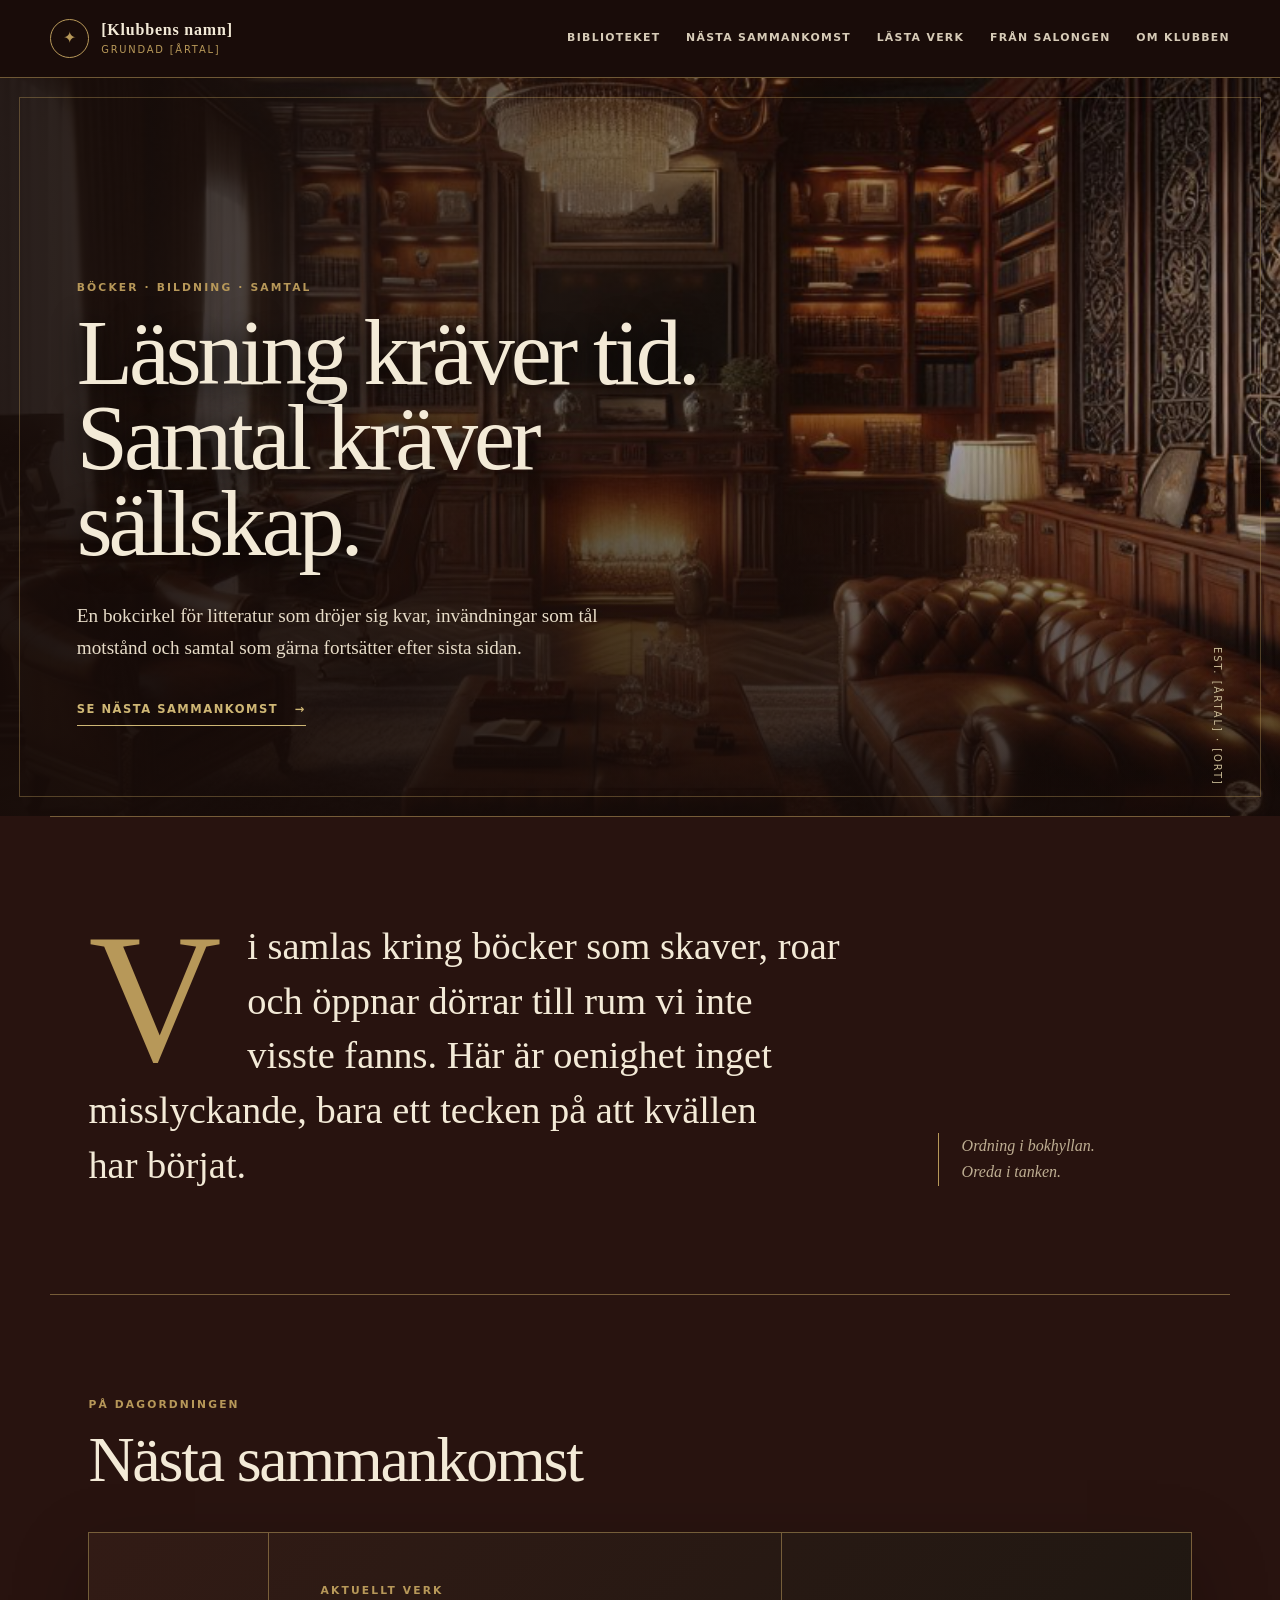
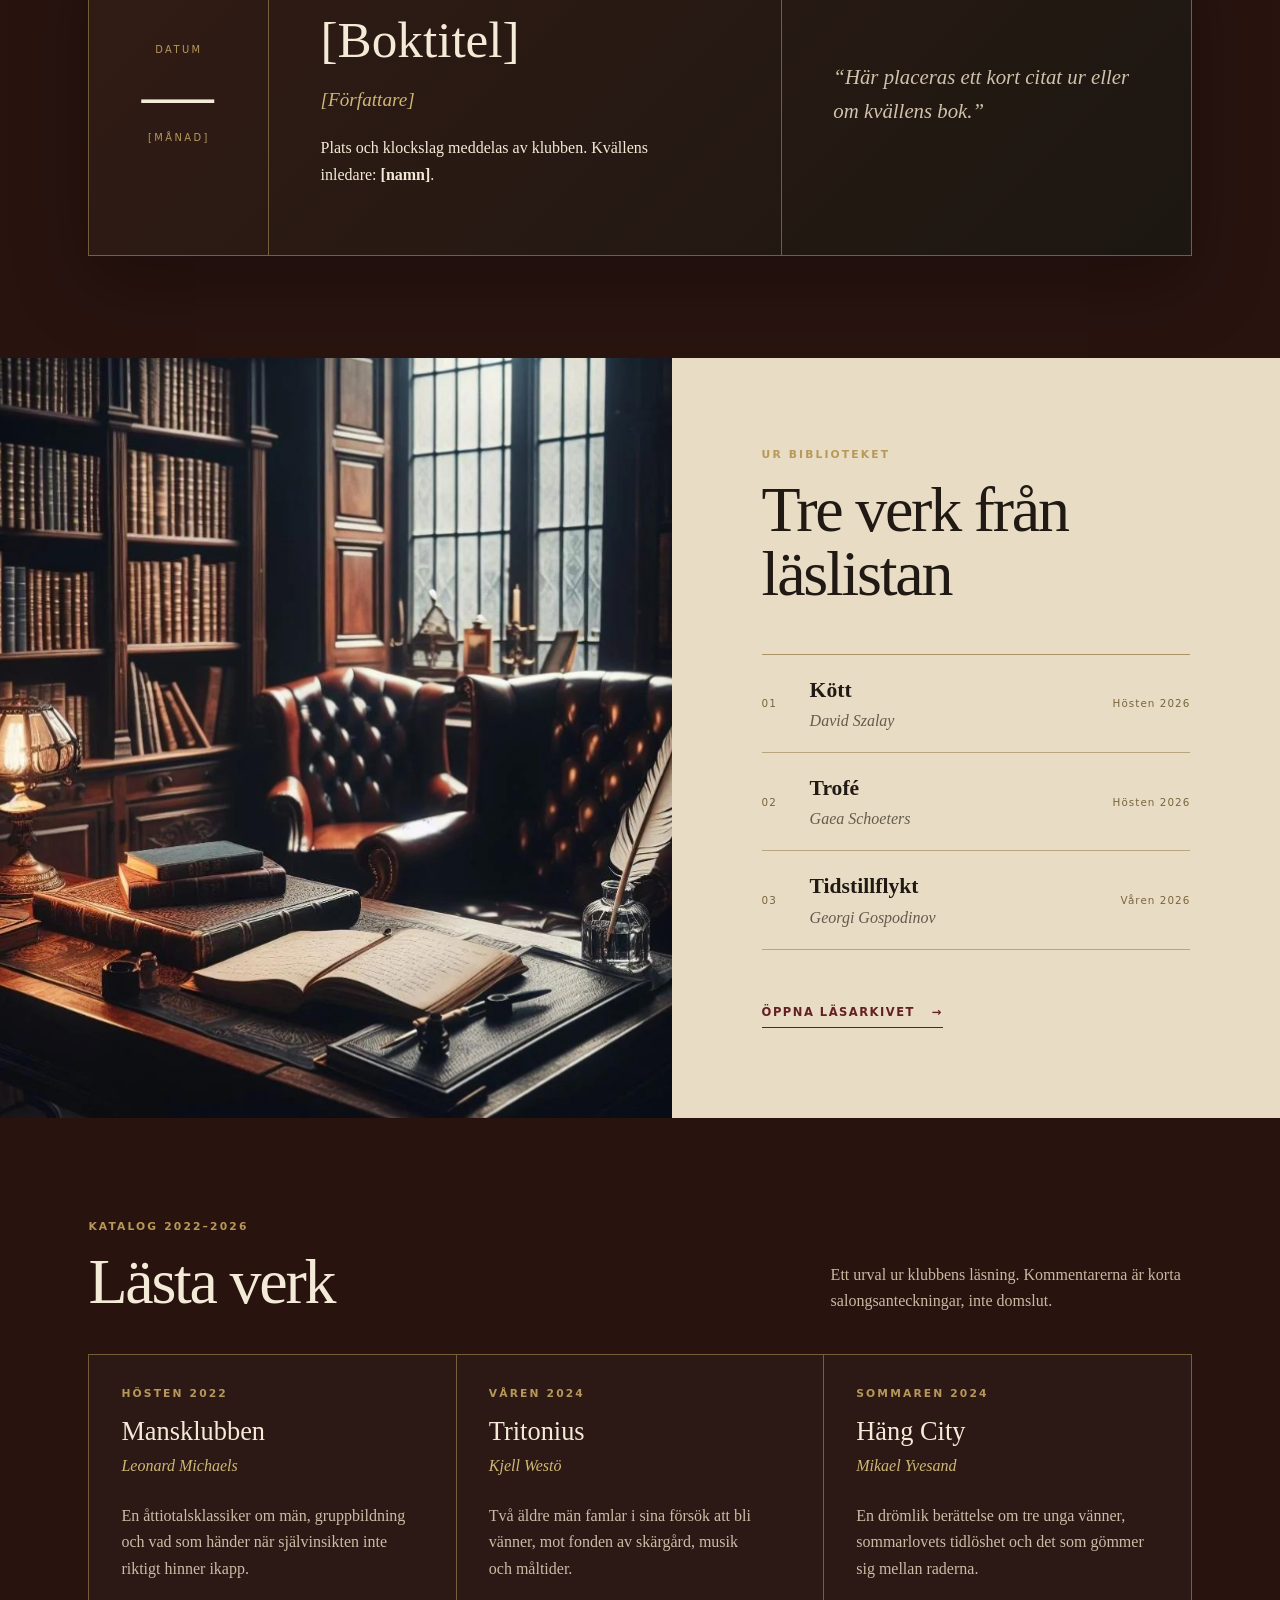
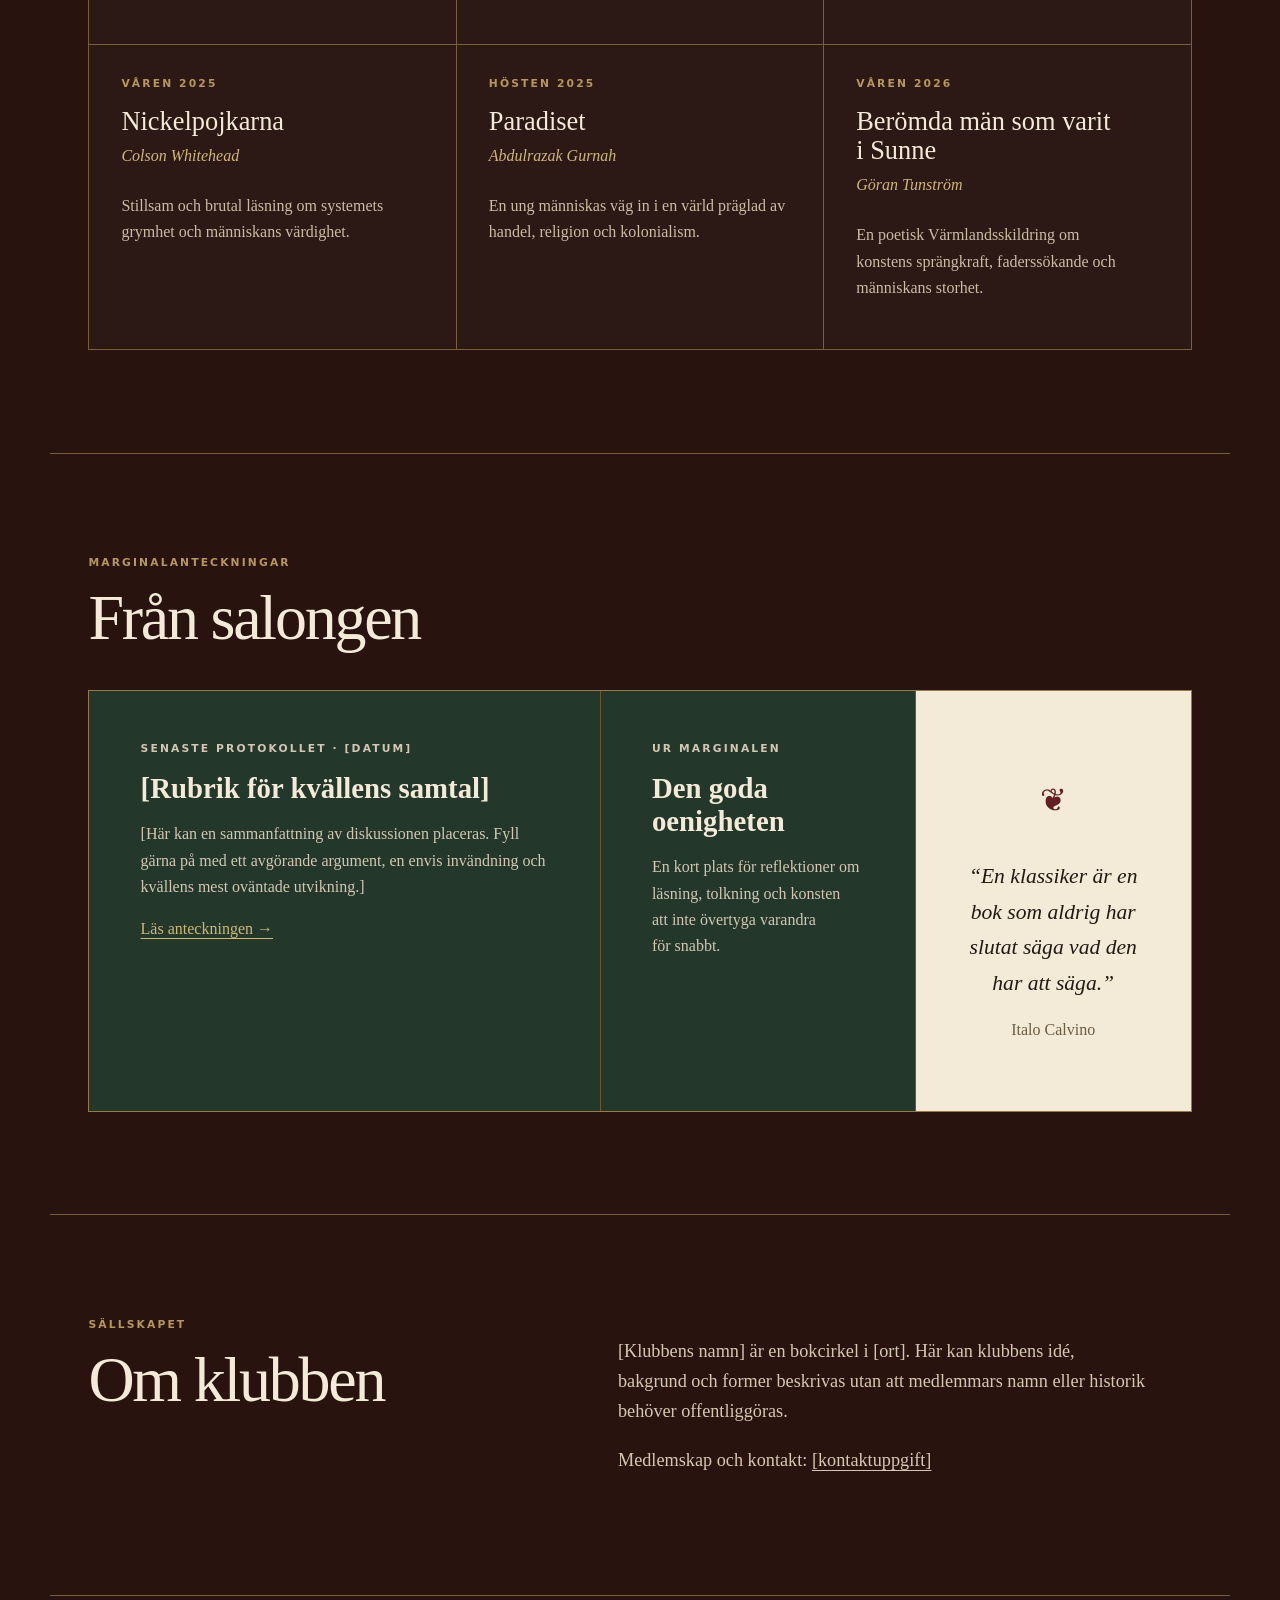
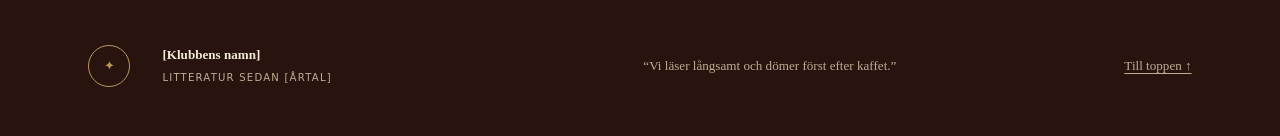
<file: index.html>
<!doctype html>
<html lang="sv">
<head>
  <meta charset="utf-8">
  <meta name="viewport" content="width=device-width, initial-scale=1">
  <meta name="description" content="En litterär herrklubb för böcker, bildning och samtal.">
  <title>[Klubbens namn] | Litterär herrklubb</title>
  <link rel="stylesheet" href="style.css">
</head>
<body>
  <a class="skip-link" href="#innehall">Hoppa till innehållet</a>

  <header class="site-header">
    <a class="brand" href="#hem" aria-label="Till startsidan">
      <span class="brand-mark" aria-hidden="true">✦</span>
      <span><b>[Klubbens namn]</b><small>Grundad [årtal]</small></span>
    </a>
    <nav aria-label="Huvudnavigation">
      <a href="#biblioteket">Biblioteket</a>
      <a href="#sammankomst">Nästa sammankomst</a>
      <a href="#arkivet">Lästa verk</a>
      <a href="#salongen">Från salongen</a>
      <a href="#om">Om klubben</a>
    </nav>
  </header>

  <main id="innehall">
    <section class="hero" id="hem" aria-labelledby="hero-title">
      <div class="hero-image" role="img" aria-label="Historiskt bibliotek med mörka träpaneler, bokhyllor och lädermöbler"></div>
      <div class="hero-shade"></div>
      <div class="hero-copy">
        <p class="eyebrow">Böcker · Bildning · Samtal</p>
        <h1 id="hero-title">Läsning kräver tid.<br>Samtal kräver sällskap.</h1>
        <p class="intro">En bokcirkel för litteratur som dröjer sig kvar, invändningar som tål motstånd och samtal som gärna fortsätter efter sista sidan.</p>
        <a class="text-link" href="#sammankomst">Se nästa sammankomst <span aria-hidden="true">→</span></a>
      </div>
      <p class="hero-note">Est. [årtal] · [Ort]</p>
    </section>

    <section class="manifesto ruled" aria-label="Klubbens inriktning">
      <p class="dropcap">Vi samlas kring böcker som skaver, roar och öppnar dörrar till rum vi inte visste fanns. Här är oenighet inget misslyckande, bara ett tecken på att kvällen har börjat.</p>
      <p class="aside-note">Ordning i bokhyllan.<br>Oreda i tanken.</p>
    </section>

    <section class="next-meeting" id="sammankomst" aria-labelledby="meeting-title">
      <div class="section-heading">
        <p class="eyebrow">På dagordningen</p>
        <h2 id="meeting-title">Nästa sammankomst</h2>
      </div>
      <div class="meeting-card">
        <div class="date-block" aria-label="Datum fylls i senare">
          <span>Datum</span><strong>—</strong><small>[månad]</small>
        </div>
        <div class="meeting-copy">
          <p class="kicker">Aktuellt verk</p>
          <h3>[Boktitel]</h3>
          <p class="author">[Författare]</p>
          <p>Plats och klockslag meddelas av klubben. Kvällens inledare: <strong>[namn]</strong>.</p>
        </div>
        <blockquote>“Här placeras ett kort citat ur eller om kvällens bok.”</blockquote>
      </div>
    </section>

    <section class="library-panel" id="biblioteket" aria-labelledby="library-title">
      <div class="library-photo" role="img" aria-label="Skrivbord med böcker, anteckningsbok, lampa och läderfåtöljer"></div>
      <div class="library-copy">
        <p class="eyebrow">Ur biblioteket</p>
        <h2 id="library-title">Tre verk från läslistan</h2>
        <ol class="book-list">
          <li><span>01</span><div><h3>Kött</h3><p>David Szalay</p></div><small>Hösten 2026</small></li>
          <li><span>02</span><div><h3>Trofé</h3><p>Gaea Schoeters</p></div><small>Hösten 2026</small></li>
          <li><span>03</span><div><h3>Tidstillflykt</h3><p>Georgi Gospodinov</p></div><small>Våren 2026</small></li>
        </ol>
        <a class="text-link dark" href="#arkivet">Öppna läsarkivet <span aria-hidden="true">→</span></a>
      </div>
    </section>

    <section class="archive" id="arkivet" aria-labelledby="archive-title">
      <div class="section-heading split">
        <div><p class="eyebrow">Katalog 2022–2026</p><h2 id="archive-title">Lästa verk</h2></div>
        <p>Ett urval ur klubbens läsning. Kommentarerna är korta salongsanteckningar, inte domslut.</p>
      </div>
      <div class="archive-grid">
        <article><p class="term">Hösten 2022</p><h3>Mansklubben</h3><p class="byline">Leonard Michaels</p><p>En åttiotalsklassiker om män, gruppbildning och vad som händer när självinsikten inte riktigt hinner ikapp.</p></article>
        <article><p class="term">Våren 2024</p><h3>Tritonius</h3><p class="byline">Kjell Westö</p><p>Två äldre män famlar i sina försök att bli vänner, mot fonden av skärgård, musik och måltider.</p></article>
        <article><p class="term">Sommaren 2024</p><h3>Häng City</h3><p class="byline">Mikael Yvesand</p><p>En drömlik berättelse om tre unga vänner, sommarlovets tidlöshet och det som gömmer sig mellan raderna.</p></article>
        <article><p class="term">Våren 2025</p><h3>Nickelpojkarna</h3><p class="byline">Colson Whitehead</p><p>Stillsam och brutal läsning om systemets grymhet och människans värdighet.</p></article>
        <article><p class="term">Hösten 2025</p><h3>Paradiset</h3><p class="byline">Abdulrazak Gurnah</p><p>En ung människas väg in i en värld präglad av handel, religion och kolonialism.</p></article>
        <article><p class="term">Våren 2026</p><h3>Berömda män som varit i Sunne</h3><p class="byline">Göran Tunström</p><p>En poetisk Värmlandsskildring om konstens sprängkraft, faderssökande och människans storhet.</p></article>
      </div>
    </section>

    <section class="salon" id="salongen" aria-labelledby="salon-title">
      <div class="section-heading"><p class="eyebrow">Marginalanteckningar</p><h2 id="salon-title">Från salongen</h2></div>
      <div class="notes-grid">
        <article class="lead-note"><p class="note-meta">Senaste protokollet · [datum]</p><h3>[Rubrik för kvällens samtal]</h3><p>[Här kan en sammanfattning av diskussionen placeras. Fyll gärna på med ett avgörande argument, en envis invändning och kvällens mest oväntade utvikning.]</p><a href="#">Läs anteckningen <span aria-hidden="true">→</span></a></article>
        <article><p class="note-meta">Ur marginalen</p><h3>Den goda oenigheten</h3><p>En kort plats för reflektioner om läsning, tolkning och konsten att inte övertyga varandra för snabbt.</p></article>
        <aside><p class="ornament" aria-hidden="true">❦</p><blockquote>“En klassiker är en bok som aldrig har slutat säga vad den har att säga.”</blockquote><p>Italo Calvino</p></aside>
      </div>
    </section>

    <section class="about" id="om" aria-labelledby="about-title">
      <div><p class="eyebrow">Sällskapet</p><h2 id="about-title">Om klubben</h2></div>
      <div><p>[Klubbens namn] är en bokcirkel i [ort]. Här kan klubbens idé, bakgrund och former beskrivas utan att medlemmars namn eller historik behöver offentliggöras.</p><p>Medlemskap och kontakt: <a href="mailto:kontakt@example.se">[kontaktuppgift]</a></p></div>
    </section>
  </main>

  <footer>
    <div class="footer-mark" aria-hidden="true">✦</div>
    <p><strong>[Klubbens namn]</strong><br><span>Litteratur sedan [årtal]</span></p>
    <p>“Vi läser långsamt och dömer först efter kaffet.”</p>
    <a href="#hem">Till toppen ↑</a>
  </footer>
</body>
</html>
</file>
<file: style.css>
:root {
  --mahogany: #28130f;
  --wood: #3b1d16;
  --green: #24372b;
  --olive: #596044;
  --oxblood: #641f24;
  --gold: #b79859;
  --brass: #cfb775;
  --paper: #e8ddc4;
  --cream: #f3ead7;
  --ink: #211a14;
  --muted: #8d806c;
  --serif: Georgia, "Times New Roman", Times, serif;
  --sans: system-ui, -apple-system, BlinkMacSystemFont, "Segoe UI", sans-serif;
  --space: clamp(1.25rem, 3vw, 3rem);
  --content: 1180px;
  --hairline: 1px solid color-mix(in srgb, var(--gold), transparent 45%);
}
* { box-sizing: border-box; }
html { scroll-behavior: smooth; }
body { margin: 0; color: var(--cream); background: var(--mahogany); font-family: var(--serif); line-height: 1.65; }
a { color: inherit; text-underline-offset: .22em; }
a:hover { color: var(--brass); }
:focus-visible { outline: 3px solid var(--brass); outline-offset: 4px; }
.skip-link { position: fixed; top: .8rem; left: .8rem; z-index: 20; transform: translateY(-200%); padding: .7rem 1rem; background: var(--cream); color: var(--ink); font-family: var(--sans); }
.skip-link:focus { transform: none; }
.site-header { min-height: 78px; display: flex; align-items: center; justify-content: space-between; gap: 2rem; padding: .8rem max(1.25rem, calc((100vw - var(--content))/2)); border-bottom: var(--hairline); background: rgba(24,12,9,.96); position: relative; z-index: 5; }
.brand { display: flex; align-items: center; gap: .75rem; text-decoration: none; color: var(--cream); line-height: 1.05; }
.brand-mark { width: 2.45rem; aspect-ratio: 1; border: 1px solid var(--gold); border-radius: 50%; display: grid; place-items: center; color: var(--gold); }
.brand b { display: block; letter-spacing: .05em; }
.brand small { display: block; margin-top: .35rem; font: .62rem/1 var(--sans); letter-spacing: .18em; text-transform: uppercase; color: var(--gold); }
nav { display: flex; gap: clamp(.8rem, 2vw, 1.8rem); }
nav a { font: 600 .68rem/1 var(--sans); letter-spacing: .12em; text-transform: uppercase; text-decoration: none; color: #d6cbb7; }
.hero { min-height: 82svh; position: relative; display: grid; align-items: end; isolation: isolate; overflow: hidden; }
.hero-image { position: absolute; inset: 0; z-index: -3; background: #291813 url("club-library.png") center 48% / cover no-repeat; transform: scale(1.01); }
.hero-shade { position: absolute; inset: 0; z-index: -2; background: linear-gradient(90deg, rgba(22,11,8,.93) 0%, rgba(22,11,8,.54) 52%, rgba(22,11,8,.15) 100%), linear-gradient(0deg, rgba(22,11,8,.8), transparent 55%); }
.hero::after { content:""; position:absolute; inset: 1.2rem; z-index:-1; border: 1px solid rgba(183,152,89,.38); pointer-events:none; }
.hero-copy { width: min(760px, 88vw); margin: 0 max(6vw, calc((100vw - var(--content))/2)); padding: 7rem 0 clamp(5rem, 10vh, 8rem); }
.eyebrow, .kicker, .note-meta, .term { margin: 0 0 1rem; color: var(--gold); font: 700 .67rem/1.3 var(--sans); text-transform: uppercase; letter-spacing: .2em; }
h1,h2,h3,p { text-wrap: pretty; }
h1 { margin: 0; max-width: 14ch; font-size: clamp(3.1rem, 7.2vw, 6.8rem); line-height: .93; letter-spacing: -.045em; font-weight: 500; text-shadow: 0 4px 30px #000; }
.intro { max-width: 56ch; margin: 2rem 0; font-size: clamp(1.05rem, 1.5vw, 1.3rem); color: #e7dcc8; }
.text-link { display: inline-block; color: var(--brass); font: 700 .72rem/1.2 var(--sans); letter-spacing: .13em; text-transform: uppercase; text-decoration: none; border-bottom: 1px solid currentColor; padding-bottom: .5rem; }
.text-link span { margin-left: .7rem; }
.text-link.dark { color: var(--oxblood); }
.hero-note { position: absolute; right: 3rem; bottom: 1.9rem; color: #c7b994; font: .62rem/1 var(--sans); text-transform: uppercase; letter-spacing: .2em; writing-mode: vertical-rl; }
.ruled { border-top: var(--hairline); border-bottom: var(--hairline); }
.manifesto { max-width: var(--content); margin: auto; padding: clamp(4rem, 8vw, 8rem) var(--space); display: grid; grid-template-columns: minmax(0, 3fr) minmax(180px, 1fr); gap: clamp(2rem, 7vw, 7rem); align-items: end; }
.manifesto > p:first-child { margin: 0; font-size: clamp(1.55rem, 3vw, 2.7rem); line-height: 1.42; }
.dropcap::first-letter { float: left; margin: .07em .14em 0 0; color: var(--gold); font-size: 4.8em; line-height: .72; }
.aside-note { border-left: 1px solid var(--gold); margin: 0 0 .4rem; padding-left: 1.4rem; color: #beae92; font-style: italic; }
.next-meeting, .archive, .salon, .about { max-width: var(--content); margin: auto; padding: clamp(4rem, 8vw, 8rem) var(--space); }
.section-heading { margin-bottom: 2.5rem; }
h2 { margin: 0; font-size: clamp(2.4rem, 5vw, 4.8rem); line-height: 1; font-weight: 500; letter-spacing: -.035em; }
.meeting-card { display: grid; grid-template-columns: 180px 1fr minmax(240px, .8fr); border: var(--hairline); background: linear-gradient(135deg, #321b15, #1c1711); box-shadow: 0 28px 70px rgba(0,0,0,.25); }
.meeting-card > * { padding: clamp(1.7rem, 4vw, 3.5rem); }
.date-block { text-align: center; border-right: var(--hairline); display: flex; flex-direction: column; justify-content: center; color: var(--gold); font-family: var(--sans); text-transform: uppercase; letter-spacing: .15em; }
.date-block strong { font: 4.5rem/1 var(--serif); color: var(--cream); }
.date-block span,.date-block small { font-size: .62rem; }
.meeting-copy h3 { font-size: clamp(2rem, 4vw, 3.6rem); margin: 0; line-height: 1; font-weight: 500; }
.author { font-style: italic; color: var(--brass); font-size: 1.2rem; }
.meeting-card blockquote { margin: 0; border-left: var(--hairline); display: grid; place-items: center; font-size: 1.3rem; font-style: italic; color: #d0c2ab; }
.library-panel { display: grid; grid-template-columns: 1.05fr .95fr; min-height: 720px; background: var(--paper); color: var(--ink); }
.library-photo { min-height: 520px; background: #261611 url("reading-room.png") center / cover no-repeat; }
.library-copy { align-self: center; padding: clamp(3rem, 7vw, 7rem); }
.library-copy h2 { max-width: 10ch; }
.book-list { list-style: none; padding: 0; margin: 3rem 0; border-top: 1px solid #aa9368; }
.book-list li { display: grid; grid-template-columns: 32px 1fr auto; gap: 1rem; align-items: center; padding: 1.1rem 0; border-bottom: 1px solid #b9a681; }
.book-list li > span,.book-list small { font: .65rem/1 var(--sans); letter-spacing: .1em; color: #79643e; }
.book-list h3,.book-list p { margin: 0; }
.book-list h3 { font-size: 1.35rem; }
.book-list p { color: #655b4d; font-style: italic; }
.split { display: grid; grid-template-columns: 1fr minmax(260px, .52fr); gap: 3rem; align-items: end; }
.split > p { margin: 0; color: #c8baa1; }
.archive-grid { display: grid; grid-template-columns: repeat(3, 1fr); border-top: var(--hairline); border-left: var(--hairline); }
.archive-grid article { min-height: 290px; padding: 2rem; border-right: var(--hairline); border-bottom: var(--hairline); background: rgba(255,255,255,.018); transition: background .2s, transform .2s; }
.archive-grid article:hover { background: rgba(183,152,89,.07); transform: translateY(-3px); }
.archive-grid h3 { margin: .4rem 0; font-size: 1.65rem; line-height: 1.1; font-weight: 500; }
.byline { margin: 0 0 1.5rem; color: var(--brass); font-style: italic; }
.archive-grid article > p:last-child { color: #cabda6; }
.archive-foot { margin-top: 2rem; color: #c8baa1; }
.salon { border-top: var(--hairline); }
.notes-grid { display: grid; grid-template-columns: 1.3fr .8fr .7fr; gap: 1px; background: rgba(183,152,89,.5); border: var(--hairline); }
.notes-grid > * { background: var(--green); padding: clamp(1.8rem, 4vw, 3.2rem); }
.notes-grid h3 { font-size: 1.8rem; line-height: 1.15; margin: .6rem 0 1rem; }
.notes-grid p { color: #d2c7b3; }
.notes-grid a { color: var(--brass); }
.notes-grid aside { text-align: center; background: var(--cream); color: var(--ink); display: flex; flex-direction: column; justify-content: center; }
.notes-grid aside blockquote { margin: 0; font-size: 1.35rem; font-style: italic; }
.notes-grid aside p { color: #6e5c43; }
.ornament { font-size: 2rem; color: var(--oxblood) !important; }
.about { display: grid; grid-template-columns: .7fr 1fr; gap: clamp(3rem, 10vw, 10rem); border-top: var(--hairline); }
.about > div:last-child { font-size: 1.14rem; color: #d5c8b1; }
footer { max-width: var(--content); margin: auto; padding: 3rem var(--space); border-top: var(--hairline); display: grid; grid-template-columns: 50px 1fr 1fr auto; gap: 1.5rem; align-items: center; font-size: .82rem; color: #bdae93; }
.footer-mark { border: 1px solid var(--gold); color: var(--gold); width: 42px; aspect-ratio:1; display:grid; place-items:center; border-radius:50%; }
footer p { margin: 0; }
footer strong { color: var(--cream); }
footer span { font-family: var(--sans); font-size: .63rem; letter-spacing: .12em; text-transform: uppercase; }
@media (max-width: 900px) {
  .site-header { align-items: flex-start; }
  nav { max-width: 55%; flex-wrap: wrap; justify-content: flex-end; }
  .meeting-card { grid-template-columns: 140px 1fr; }
  .meeting-card blockquote { grid-column: 1/-1; border-left: 0; border-top: var(--hairline); }
  .library-panel { grid-template-columns: 1fr; }
  .library-photo { min-height: 58vw; }
  .archive-grid { grid-template-columns: repeat(2,1fr); }
  .notes-grid { grid-template-columns: 1fr 1fr; }
  .notes-grid aside { grid-column: 1/-1; }
}
@media (max-width: 650px) {
  .site-header { display: block; }
  nav { max-width: none; justify-content: flex-start; margin-top: 1rem; gap: .75rem 1.2rem; }
  nav a { font-size: .6rem; }
  .hero { min-height: 760px; }
  .hero-copy { margin-inline: 1.5rem; padding-bottom: 6rem; }
  h1 { font-size: clamp(2.8rem, 15vw, 4.8rem); }
  .hero::after { inset: .6rem; }
  .hero-note { display: none; }
  .manifesto, .split, .about { grid-template-columns: 1fr; }
  .meeting-card { grid-template-columns: 1fr; }
  .date-block { border-right: 0; border-bottom: var(--hairline); flex-direction: row; align-items: baseline; gap: 1rem; }
  .meeting-card blockquote { grid-column: auto; }
  .archive-grid { grid-template-columns: 1fr; }
  .archive-grid article { min-height: 0; }
  .notes-grid { grid-template-columns: 1fr; }
  .notes-grid aside { grid-column: auto; }
  footer { grid-template-columns: 42px 1fr; }
  footer > :nth-child(n+3) { grid-column: 2; }
}
@media (prefers-reduced-motion: reduce) {
  html { scroll-behavior: auto; }
  *,*::before,*::after { transition-duration: .01ms !important; animation-duration: .01ms !important; }
}
@media print {
  body { background: white; color: black; }
  .site-header,.hero-note,footer { display:none; }
  .hero { min-height:auto; }
  .hero-image,.hero-shade { display:none; }
  .hero-copy { margin:0; padding:2rem; }
}
</file>
